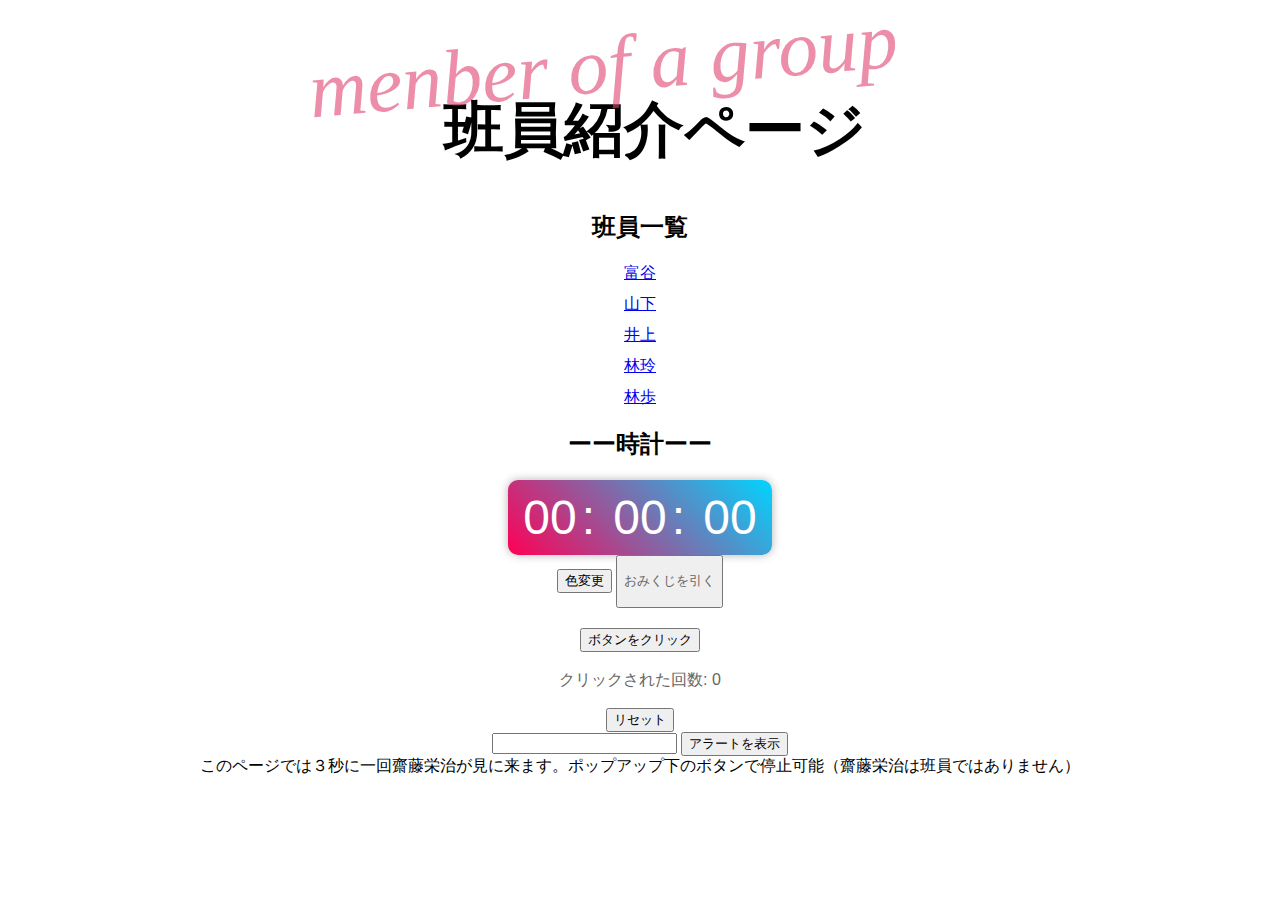
<file: index.html>
<!DOCTYPE html>
<html>
<head>
<meta charset="UTF-8">
<link rel="stylesheet" href="css/style.css">
<title>自己紹介</title>

<script>
    var count = 0;
    function incrementCount(){
        count++;
        document.getElementById('counter').textContent=count;
    }

    function resetCount() {
            event.preventDefault();
            count = 0;
            document.getElementById('counter').textContent = count;
        }
    </script>
</head>
<body class="home">
<div>
    <!-- ヘッダー -->
	<header class="">
		<h1 class="menber" data-en="menber of a group">班員紹介ページ</h1>
	</header>
    <!-- ヘッダー ここまで -->
	<!-- メイン -->
    <h2>班員一覧</h2>
		<nav class="">
            <ul>
                <li><a href="tomi.html">富谷</a></li>
                <li><a href="yamashita.html">山下</a></li>
                <li><a href="inoue.html">井上</a></li>
                <li><a href="rekuto.html">林玲</a></li>
                <li><a href="ayuki.html">林歩</a></li>
            </ul>
        </nav>
	<!-- メイン ここまで -->
<!--えいじ-->
</div>  
    <div id="myModal" class="modal">
        <div class="modal-content">
            <span class="close">&times;</span>
            <p><img src="image/human.jpg"><h1>見てるぞ・・・</h1></p>
            <button id="stopButton">齋藤停止ボタン</button>
        </div>
    </div>
<!--えいじ-->
<!--時計-->
<div>
    <h2>ーー時計ーー</h2>
      <div class="clock">
        <span id="hours">00</span>:
        <span id="minutes">00</span>:
        <span id="seconds">00</span>
      </div>
    </div>
    <!--時計-->
<!--背景-->
<button id="changeColorButton">色変更</button>
<body>
    <script src="js/randomcolor.js"></script>
</body>

<!--おみくじ-->
  <style>
    .result {
      font-size: 24px;
      font-weight: bold;
      margin-top: 20px;
    }
    #omikuji-img {
      width: 200px;
      height: 200px;
      margin: auto;
      margin-top: 20px;
      display: none;
      text-align: center;
      transition: transform 0.5s;
    }
    .shake-animation {
      animation: shake 0.5s infinite;
    }
    @keyframes shake {
      0% { transform: rotate(0deg); }
      25% { transform: rotate(10deg); }
      50% { transform: rotate(-10deg); }
      75% { transform: rotate(10deg); }
      100% { transform: rotate(0deg); }
    }
  </style>
</head>
<body>
  
  <button onclick="drawLottery()"><p>おみくじを引く</p></button>
  <div class="result" id="result"></div>
  <img id="omikuji-img" src="image/omikuji.png" alt="おみくじ">

  <script>
    function drawLottery() {
      var fortunes = [
        "大吉",
        "中吉",
        "小吉",
        "吉",
        "末吉",
        "凶",
        "大凶"
      ];

      var randomIndex = Math.floor(Math.random() * fortunes.length);
      var fortune = fortunes[randomIndex];

      var resultElement = document.getElementById("result");
      resultElement.textContent = "結果：おみくじ引き中...";

      var omikujiImg = document.getElementById("omikuji-img");
      omikujiImg.style.display = "block";
      omikujiImg.classList.add("shake-animation");

      setTimeout(function() {
        omikujiImg.classList.remove("shake-animation");
        setTimeout(function() {
          resultElement.textContent = "結果：" + fortune;
          omikujiImg.style.display = "none";
        }, 3000);
      }, 2000);
    }
</script>


<button onclick="incrementCount()">ボタンをクリック</button>
<p>クリックされた回数: <span id="counter">0</span></p>
<button onclick="resetCount()">リセット</button><br>
<input type="number" id="count">
<button onclick="showAlerts()">アラートを表示</button>

<!--背景-->
<script src="js/alert.js"></script>
<script src="js/popup.js"></script>
<script src="js/app.js"></script>
	<!-- フッター -->
	<footer class="">
		このページでは３秒に一回齋藤栄治が見に来ます。ポップアップ下のボタンで停止可能（齋藤栄治は班員ではありません）
	</footer>
	<!-- フッター ここまで -->
</body>
</html>
</file>
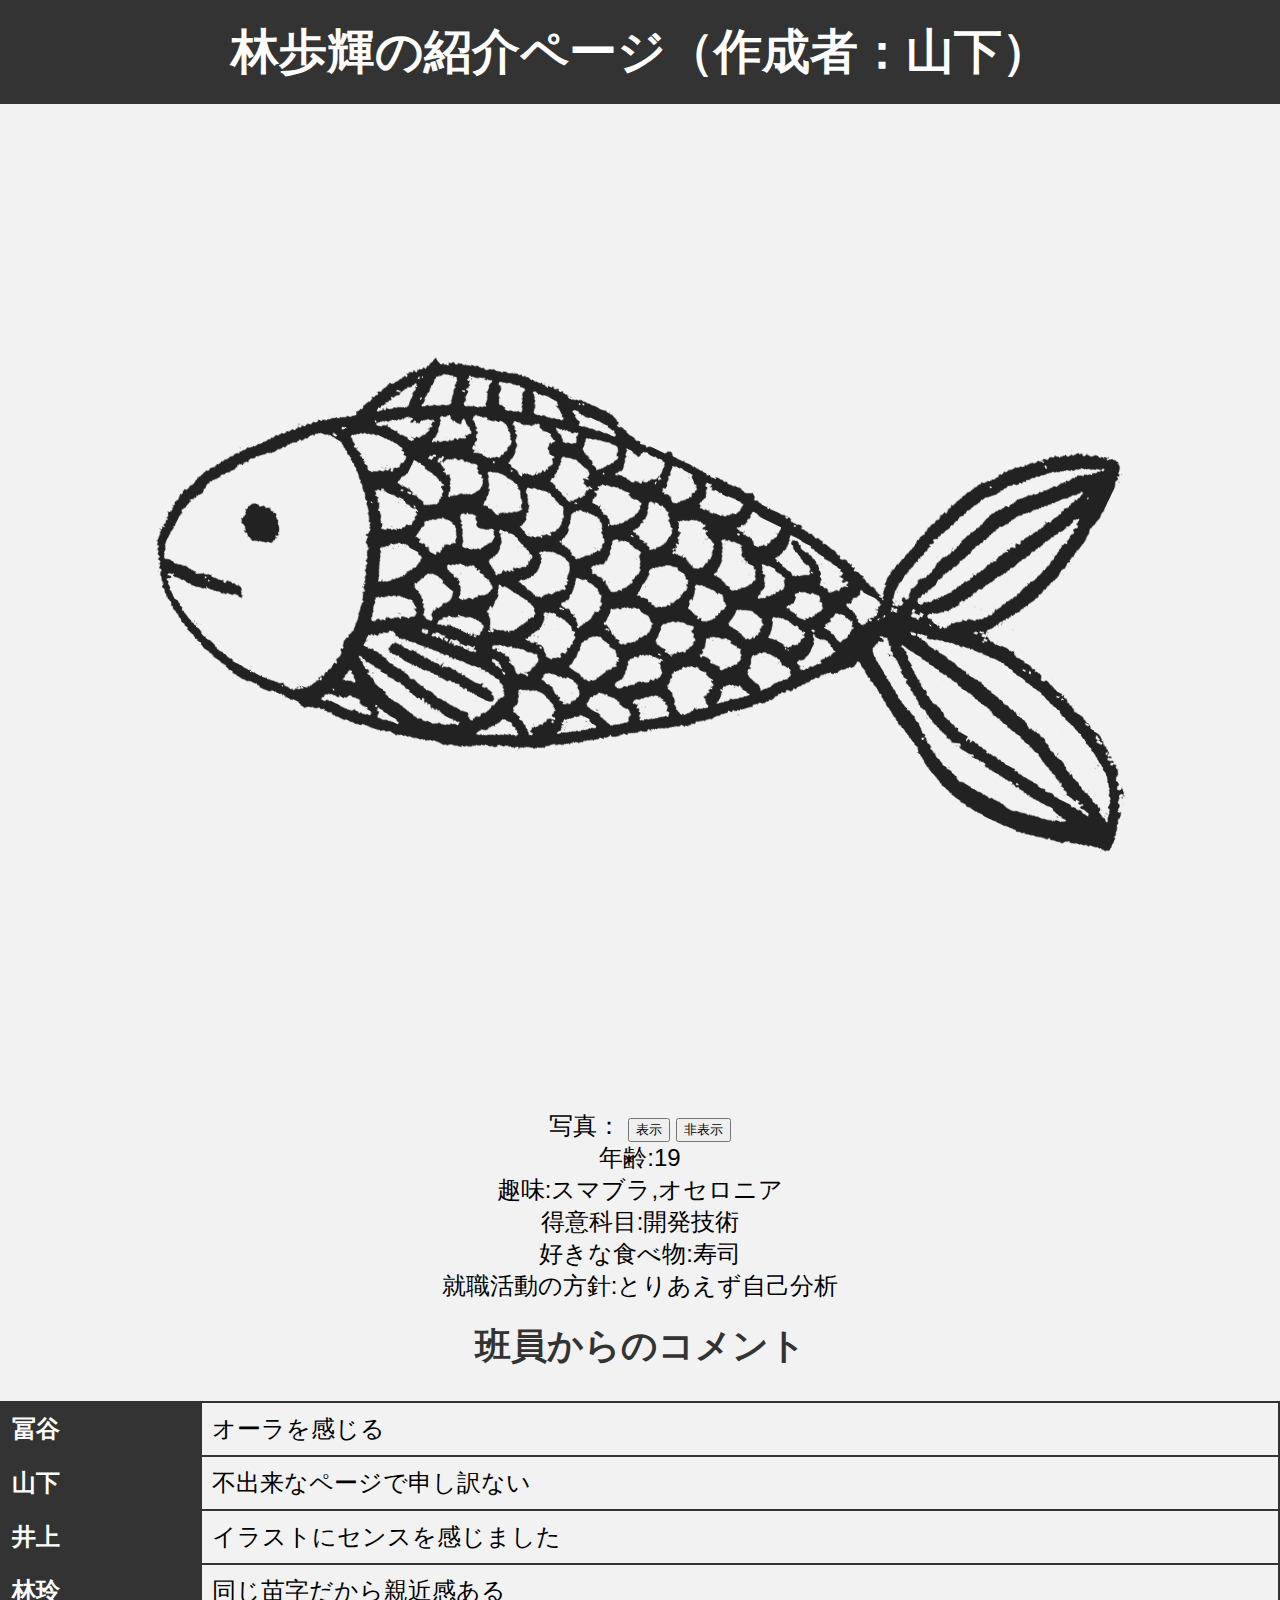
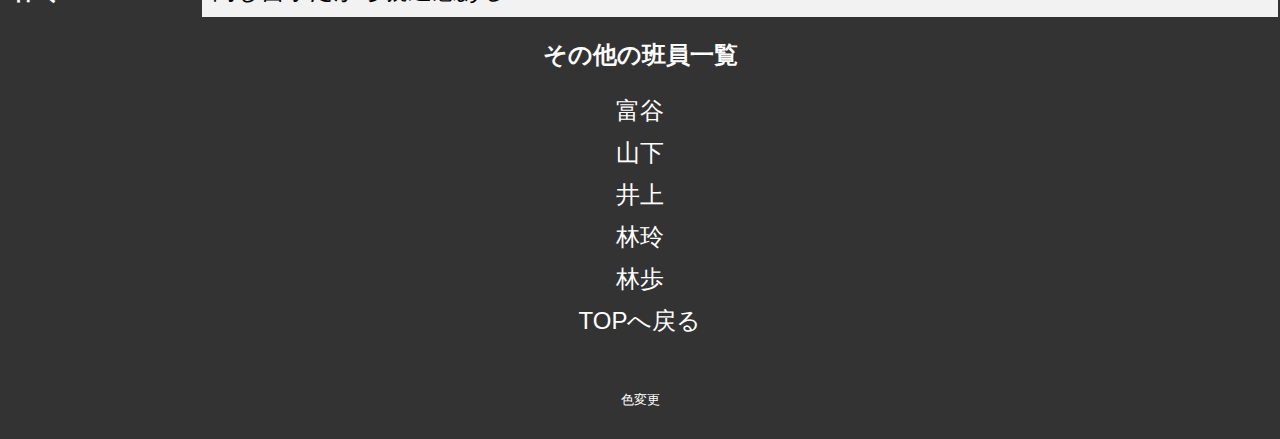
<file: ayuki.html>
<!doctype html>
<html>
<head>
<link rel="stylesheet" href="css/ayuki.css">   
    <title>
        林歩輝の紹介ページ
    </title>
</head>
<body>
    
    <header>
        <h1>林歩輝の紹介ページ（作成者：山下）</h1>
    </header>
    <div id="disp"><img src="image/ayuki.jpg"></div>
    写真：
    <input type="button" value="表示" onclick="hyoji(0)">
    <input type="button" value="非表示" onclick="hyoji(1)"><br>
    年齢:19<br>
    趣味:スマブラ,オセロニア<br>
    得意科目:開発技術<br>
    好きな食べ物:寿司<br>
    就職活動の方針:とりあえず自己分析<br>

    <h2>班員からのコメント</h2>
    <table>
        <tr>
            <th>冨谷</th>
            <td>オーラを感じる</td>
        </tr>
        <tr>
            <th>山下</th>
            <td>不出来なページで申し訳ない</td>
        </tr>
        <tr>
            <th>井上</th>
            <td>イラストにセンスを感じました</td>
        </tr>
        <tr>
            <th>林玲</th>
            <td>同じ苗字だから親近感ある</td>
        </tr>
    </table>
    
    <footer>
        <h4>その他の班員一覧</h4>
        <ul>
            <li><a href="tomi.html">富谷</a></li>
            <li><a href="yamashita.html">山下</a></li>
            <li><a href="inoue.html">井上</a></li>
            <li><a href="rekuto.html">林玲</a></li>
            <li><a href="ayuki.html">林歩</a></li>
            <li><a href="index.html">TOPへ戻る</a></li>
        </ul>
        <button id="changeColorButton">色変更</button>
        
    </footer>
    <script src="js/app.js"></script>
    <script src="js/randomcolor.js"></script>
</body>
</html>
</file>
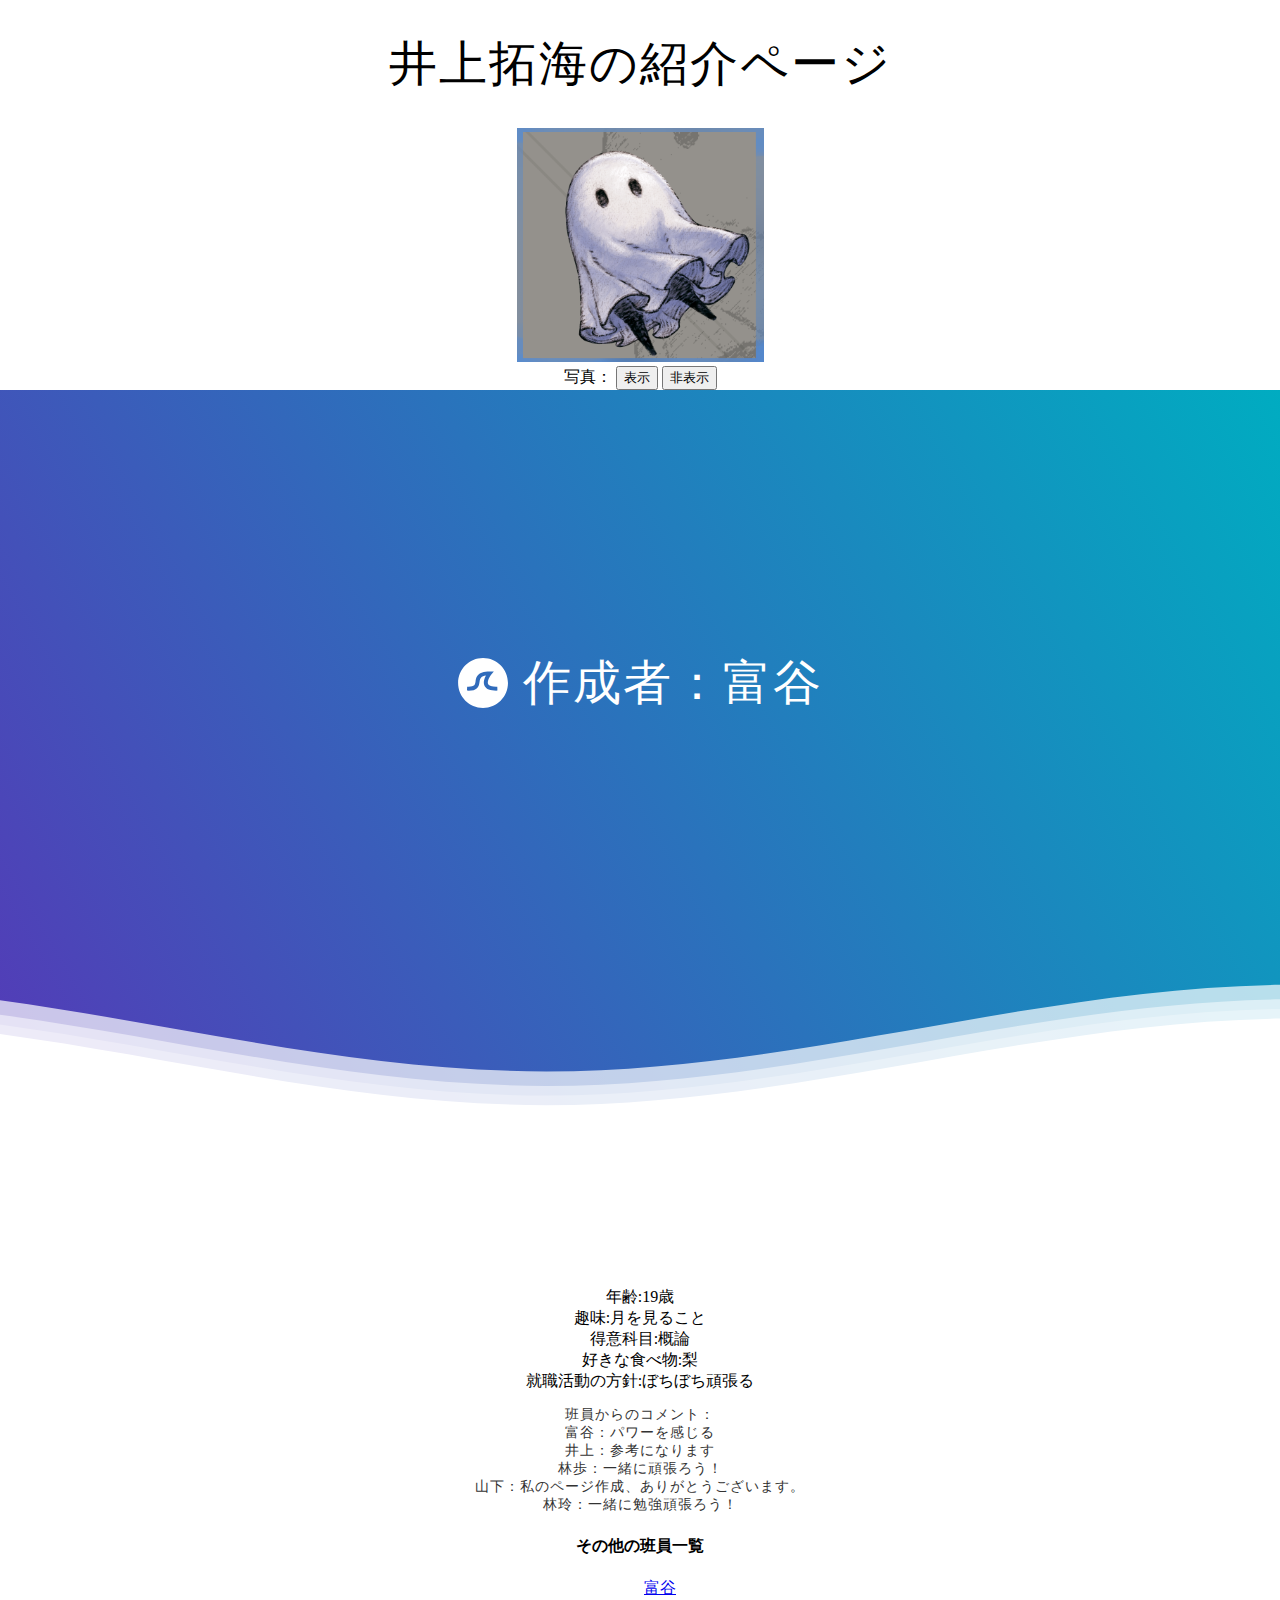
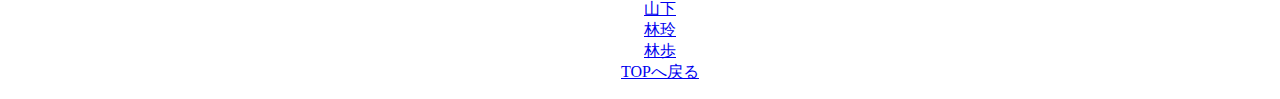
<file: inoue.html>
<!doctype html>
<html>
<head>
<meta charset="UTF-8">    
    <title>
        井上拓海の紹介ページ
    </title>
    <link rel="stylesheet" href="css/inoue.css">
</head>
<body>
    <!-- ヘッダー -->
    <header>
        <h1>井上拓海の紹介ページ</h1>
        <div id="disp"><img src="image/inoue.png"></div>
        写真：
        <input type="button" value="表示" onclick="hyoji(0)">
        <input type="button" value="非表示" onclick="hyoji(1)">
        <script>

            function hyoji(num)
            {
              if (num == 0)
              {
                document.getElementById("disp").style.display="block";
              }
              else
              {
                document.getElementById("disp").style.display="none";
              }
            }
            
            </script>
    </header>

    <div class="header">

        <!--Content before waves-->
        <div class="inner-header flex">
        <!--Just the logo.. Don't mind this-->
        <svg version="1.1" class="logo" baseProfile="tiny" id="Layer_1" xmlns="http://www.w3.org/2000/svg"
        xmlns:xlink="http://www.w3.org/1999/xlink" x="0px" y="0px" viewBox="0 0 500 500" xml:space="preserve">
        <path fill="#FFFFFF" stroke="#000000" stroke-width="10" stroke-miterlimit="10" d="M57,283" />
        <g><path fill="#fff"
        d="M250.4,0.8C112.7,0.8,1,112.4,1,250.2c0,137.7,111.7,249.4,249.4,249.4c137.7,0,249.4-111.7,249.4-249.4
        C499.8,112.4,388.1,0.8,250.4,0.8z M383.8,326.3c-62,0-101.4-14.1-117.6-46.3c-17.1-34.1-2.3-75.4,13.2-104.1
        c-22.4,3-38.4,9.2-47.8,18.3c-11.2,10.9-13.6,26.7-16.3,45c-3.1,20.8-6.6,44.4-25.3,62.4c-19.8,19.1-51.6,26.9-100.2,24.6l1.8-39.7		c35.9,1.6,59.7-2.9,70.8-13.6c8.9-8.6,11.1-22.9,13.5-39.6c6.3-42,14.8-99.4,141.4-99.4h41L333,166c-12.6,16-45.4,68.2-31.2,96.2	c9.2,18.3,41.5,25.6,91.2,24.2l1.1,39.8C390.5,326.2,387.1,326.3,383.8,326.3z" />
        </g>
        </svg>
        <h1>作成者：富谷</h1>
        </div>
        
        <!--Waves Container-->
        <div>
        <svg class="waves" xmlns="http://www.w3.org/2000/svg" xmlns:xlink="http://www.w3.org/1999/xlink"
        viewBox="0 24 150 28" preserveAspectRatio="none" shape-rendering="auto">
        <defs>
        <path id="gentle-wave" d="M-160 44c30 0 58-18 88-18s 58 18 88 18 58-18 88-18 58 18 88 18 v44h-352z" />
        </defs>
        <g class="parallax">
        <use xlink:href="#gentle-wave" x="48" y="0" fill="rgba(255,255,255,0.7" />
        <use xlink:href="#gentle-wave" x="48" y="3" fill="rgba(255,255,255,0.5)" />
        <use xlink:href="#gentle-wave" x="48" y="5" fill="rgba(255,255,255,0.3)" />
        <use xlink:href="#gentle-wave" x="48" y="7" fill="#fff" />
        </g>
        </svg>
        </div>
        <!--Waves end-->
        
        </div>
        <!--Header ends-->
        
        <!--Content starts-->
        <div class="content flex">
          
        </div>

    <!-- ヘッダー ここまで -->
    <!--メイン-->
    年齢:19歳<br>
    趣味:月を見ること<br>
    得意科目:概論<br>
    好きな食べ物:梨<br>
    就職活動の方針:ぼちぼち頑張る<br>

    <!--コメント-->
    <p>班員からのコメント：<br>
    富谷：パワーを感じる<br>
    井上：参考になります<br>
    林歩：一緒に頑張ろう！<br>
    山下：私のページ作成、ありがとうございます。<br>
    林玲：一緒に勉強頑張ろう！</p>

    <!--コメント　終わり-->
    <!--メイン　終わり-->
    <!-- フッター -->
    <footer>
        <h4 class="">その他の班員一覧</h4>
        <nav class="">
            <ul>
                <li><a href="tomi.html">富谷</a></li>
                <li><a href="yamashita.html">山下</a></li>
                <li><a href="rekuto.html">林玲</a></li>
                <li><a href="ayuki.html">林歩</a></li>
                <li><a href="index.html">TOPへ戻る</a></li>
            </ul>
        </nav>
    </footer>
    <!-- フッター ここまで -->

    

</body>
</html>
</file>
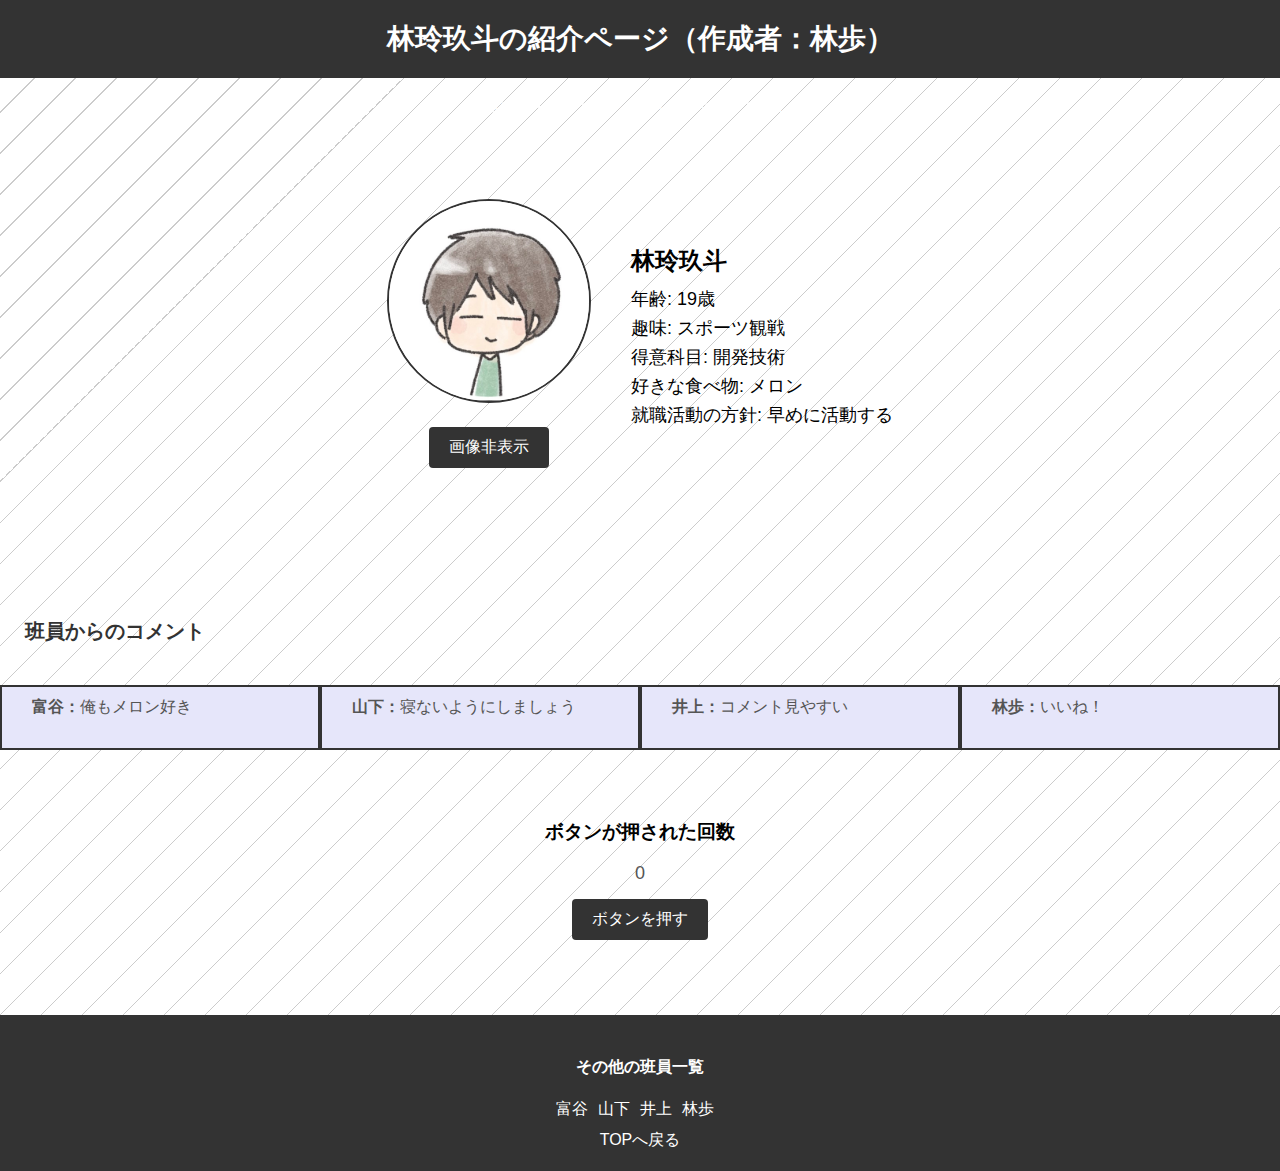
<file: rekuto.html>
<!DOCTYPE html>
<html>
<head>
    <meta charset="UTF-8">
    <script src="js/reset.js"></script>
    <link rel="stylesheet" href="css/rekuto.css">
    <title>林玲玖斗の紹介ページ</title>
</head>
<body>
    <header>
        <h1>林玲玖斗の紹介ページ（作成者：林歩）</h1>
    </header>


    <nav>
        <ul>
            <li><a href="#profile">プロフィール</a></li>
            <li><a href="#comments">コメント</a></li>
            <li><a href="#counter">カウンター</a></li>
            <li><a href="#footer">フッター</a></li>
        </ul>
    </nav>

    <main>
        <div id="profile" class="profile">
            <div class="image-container">
                
                <img id="profile-image" class="profile-image" src="image/rekuto.jpg" alt="プロフィール画像">
                <div class="toggle-button-container">
                <button id="toggle-button" onclick="toggleImage()">画像非表示</button>
            </div>
            </div>
            <div class="profile-details">
                <h2>林玲玖斗</h2>
                <p>年齢: 19歳</p>
                <p>趣味: スポーツ観戦</p>
                <p>得意科目: 開発技術</p>
                <p>好きな食べ物: メロン</p>
                <p>就職活動の方針: 早めに活動する</p>
            </div>
        </div>
    </main>

    <div id="hancomm" class="hancomm">
        <h3>班員からのコメント</h3>
    </div>
    <div id="comments" class="comments">

        <div class="comment-box">
            <div class="comment">
                <p><span class="member-name">富谷：</span>俺もメロン好き</p>
            </div>
        </div>
        <div class="comment-box">
            <div class="comment">
                <p><span class="member-name">山下：</span>寝ないようにしましょう</p>
            </div>
        </div>
        <div class="comment-box">
            <div class="comment">
                <p><span class="member-name">井上：</span>コメント見やすい</p>
            </div>
        </div>
        <div class="comment-box">
            <div class="comment">
                <p><span class="member-name">林歩：</span>いいね！</p>
            </div>
        </div>
    </div>

    <div id="counter" class="counter">
        <h3>ボタンが押された回数</h3>
        <div class="count-container">
            <p id="count">0</p>
            <div class="button-container">
                <button onclick="incrementCount()">ボタンを押す</button>
            </div>
        </div>
    </div>

    

    <!--コメント-->
    
    <!--コメント　終わり-->
    <!--メイン　終わり-->
    <!-- フッター -->
    <footer>
        <h4 class="">その他の班員一覧</h4>
        <nav class="">
            <ul>

                <li><a href="tomi.html">富谷</a></li>
                <li><a href="yamashita.html">山下</a></li>
                <li><a href="inoue.html">井上</a></li>
                <li><a href="ayuki.html">林歩</a></li>
            </ul>
        </nav>
        <div class="top-link">
            <a href="index.html">TOPへ戻る</a>
        </div>
    </footer>

    <script>
        function incrementCount() {
            var countElement = document.getElementById('count');
            var count = parseInt(countElement.innerText);
            count++;
            countElement.innerText = count;
        }

        function toggleImage() {
        var image = document.getElementById('profile-image');
        var button = document.getElementById('toggle-button');

        if (image.style.display === 'none') {
            image.style.display = 'block';
            button.textContent = '画像非表示';
        } else {
            image.style.display = 'none';
            button.textContent = '画像表示';
        }
    }
    </script>
</body>
</html>
</file>
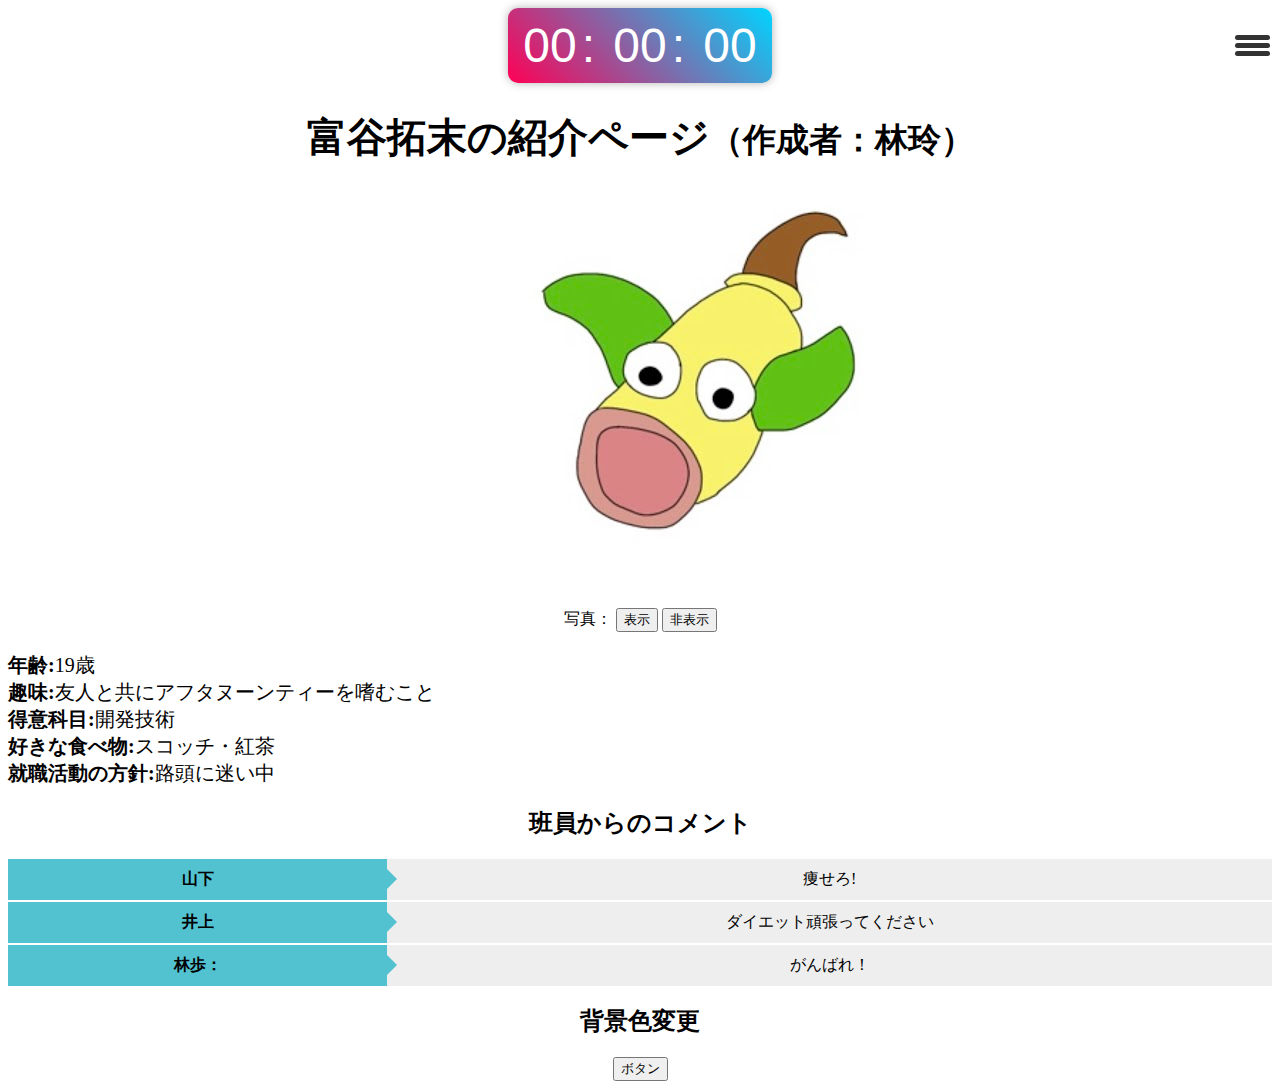
<file: tomi.html>
<!doctype html>
<html>
<head>
<meta charset="UTF-8"> 
<link rel="stylesheet" href="css/tomitani.css">   
<title>富谷拓末の紹介ページ</title>
</head>
<body>
    <!-- ヘッダー -->
    <header class="header">
        <div class="clock">
            <span id="hours">00</span>:
            <span id="minutes">00</span>:
            <span id="seconds">00</span>
          </div>
        <!-- ヘッダーロゴ -->
        
      
        <!-- ハンバーガーメニュー部分 -->
        <div class="nav">
      
          <!-- ハンバーガーメニューの表示・非表示を切り替えるチェックボックス -->
          <input id="drawer_input" class="drawer_hidden" type="checkbox">
      
          <!-- ハンバーガーアイコン -->
          <label for="drawer_input" class="drawer_open"><span></span></label>
      
          <!-- メニュー -->
          <nav class="nav_content">
            <ul class="nav_list">
                <div class="logo">その他の班員一覧</div>
                <li class="nav_item"><a href="yamashita.html">山下</a></li>
                <li class="nav_item"><a href="inoue.html">井上</a></li>
                <li class="nav_item"><a href="rekuto.html">林玲</a></li>
                <li class="nav_item"><a href="ayuki.html">林歩</a></li>
                <li class="nav_item"><a href="index.html">TOPへ戻る</a></li>
            </ul>
          </nav>
      
        </div>
	</header>
    <!-- ヘッダー ここまで -->
    <!--メイン-->
    <div class="photo">
    <h1>富谷拓末の紹介ページ<small>（作成者：林玲）</small></h1>
        <div id="disp"><img src="image/unnamed.jpg"></div>
        写真：
        <input type="button" value="表示" onclick="hyoji(0)">
        <input type="button" value="非表示" onclick="hyoji(1)">
    </div>    
    <p><b>年齢:</b>19歳<br>
    <b>趣味:</b>友人と共にアフタヌーンティーを嗜むこと<br>
    <b>得意科目:</b>開発技術<br>
    <b>好きな食べ物:</b>スコッチ・紅茶<br>
    <b>就職活動の方針:</b>路頭に迷い中</p>

    <!--コメント-->
    <h2>班員からのコメント</h2>
    <table>
        <tr>
            <th>山下</th>
            <td>痩せろ!</td>
        </tr>
        <tr>
            <th>井上</th>
            <td>ダイエット頑張ってください</td>
        </tr>
        <tr>

        <tr>
            <th>林歩：</th>

            <td>がんばれ！</td>

           
        </tr>
    </table>

    <!--背景-->
    <div class="botan">
        <h2>背景色変更</h2>
        <button id="changeColorButton">ボタン</button>
        <body>
            <script src="js/randomcolor.js"></script>
        </body>
    </div>
    <!--背景-->
    
    <!--メイン　終わり-->
    <!-- フッター -->
	<footer>
		
	</footer>
	<!-- フッター ここまで -->
<script src="js/app.js"></script>
</body>
</html>
</file>
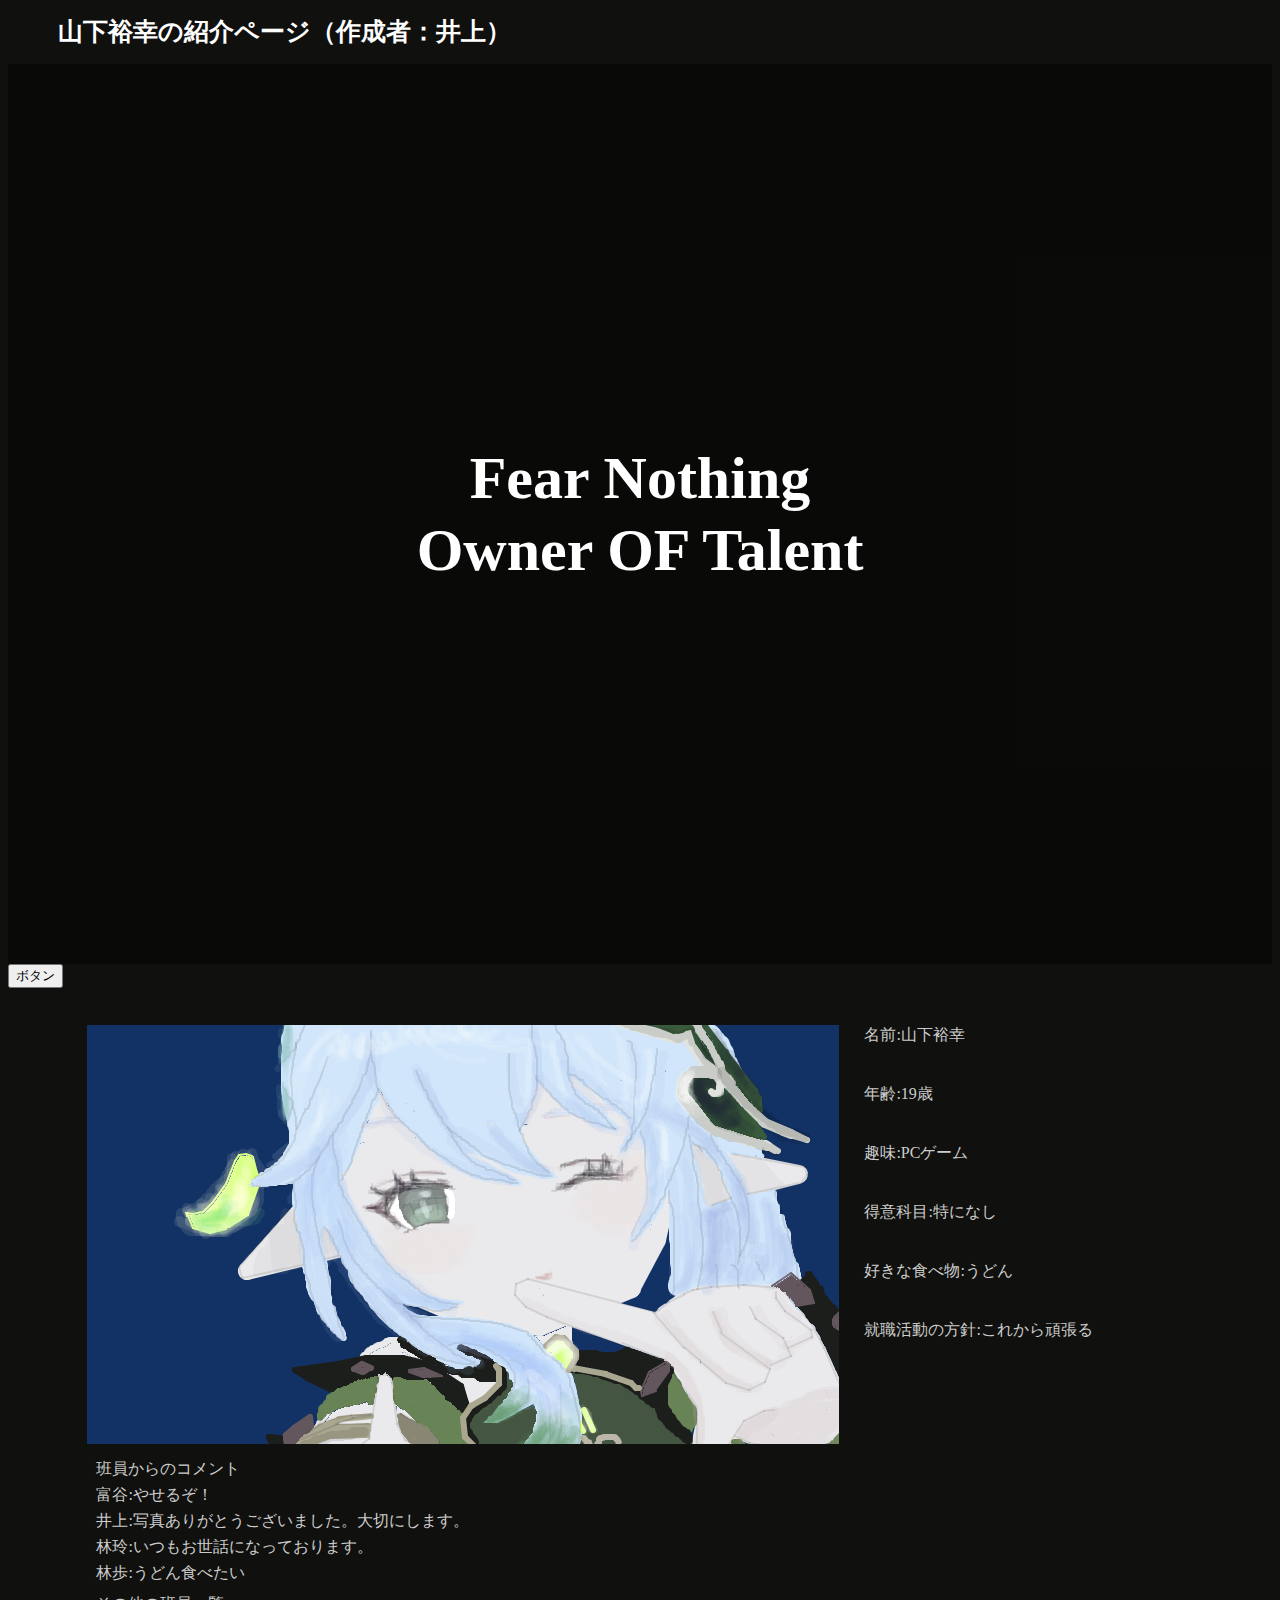
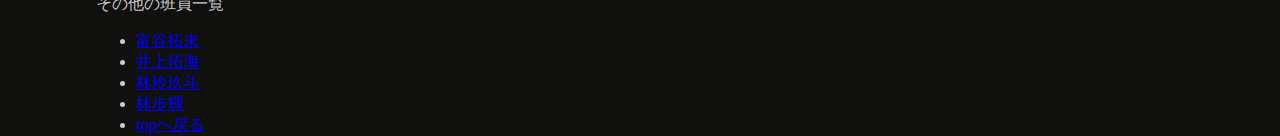
<file: yamashita.html>
<!doctype html>
<html>
<head>
<meta charset="UTF-8">
<link rel="stylesheet" href="css/yamashita.css">
<script src="https://ajax.googleapis.com/ajax/libs/jquery/3.5.1/jquery.min.js"></script>

 <title>
        山下裕幸の紹介ページ
    </title>
</head>
<body>
                   <!-- ヘッダー -->
    <header>
        <h1 class="sakuseisya">山下裕幸の紹介ページ（作成者：井上）</h1>
    </header>
               <!-- ヘッダー ここまで -->

                   <!--メイン-->
  <section class="hero">
  <div class="video-box overlay">
    <video class="video" muted autoplay loop playsinline>
      <source src="http://nowte.net/public/movie.mp4" type="video/mp4">
    </video>
  </div>
  <div class="text-box">
    <h1>Fear Nothing<br>Owner OF Talent</h1>
  </div>
</section>
	
	<script>
//初期表示は非表示
document.getElementById("p1").style.display ="none";

function clickBtn1(){
    const p1 = document.getElementById("p1");

    if(p1.style.display=="block"){
        // noneで非表示
        p1.style.display ="none";
    }else{
        // blockで表示
        p1.style.display ="block";
    }
}
</script>
<input type="button" value="ボタン" onclick="clickBtn1()" />
	
	<div class="flex">
		<div class="testIcon"><img src="image/yamashita.png" alt="" id ="p1"></div>
		
		<div>
			<table>
				<tr>
					<p class="text">名前:山下裕幸</p>
					<p class="text">年齢:19歳</p>
					<p class="text">趣味:PCゲーム</p>
					<p class="text">得意科目:特になし</p>
					<p class="text">好きな食べ物:うどん</p>
					<p class="text">就職活動の方針:これから頑張る</p>
				</tr>
			</table>	
		</div>
		
		
		</div>
	</div>
</div>	

					<!--コメント-->

					  
	<div class="menber">
		<p class="gyo">班員からのコメント</p>
					 <p class="gyo">富谷:やせるぞ！<br>
					 <p class="gyo">井上:写真ありがとうございました。大切にします。<br>
					 <p class="gyo">林玲:いつもお世話になっております。<br>
					 <p class="gyo">林歩:うどん食べたい</p>
	</div>
		
		
		</div>
	
					  <!--コメントここまで-->
					  <!--メインここまで-->			  
	<div class="menber">
		<footer>
	       <nav>
				<p>その他の班員一覧</p>
				<ul>
					<li><a href="tomi.html">富谷拓未</a></li>
					<li><a href="inoue.html">井上拓海</a></li>
					<li><a href="rekuto.html">林玲玖斗</a></li>
					<li><a href="ayuki.html">林歩輝</a></li>
					<li><a href="top.html">topへ戻る</a></li>
				</ul>
			</nav>
		</footer>
	</div>
	
		<script src="js/app.js"></script>
	</body>
</html>
</file>
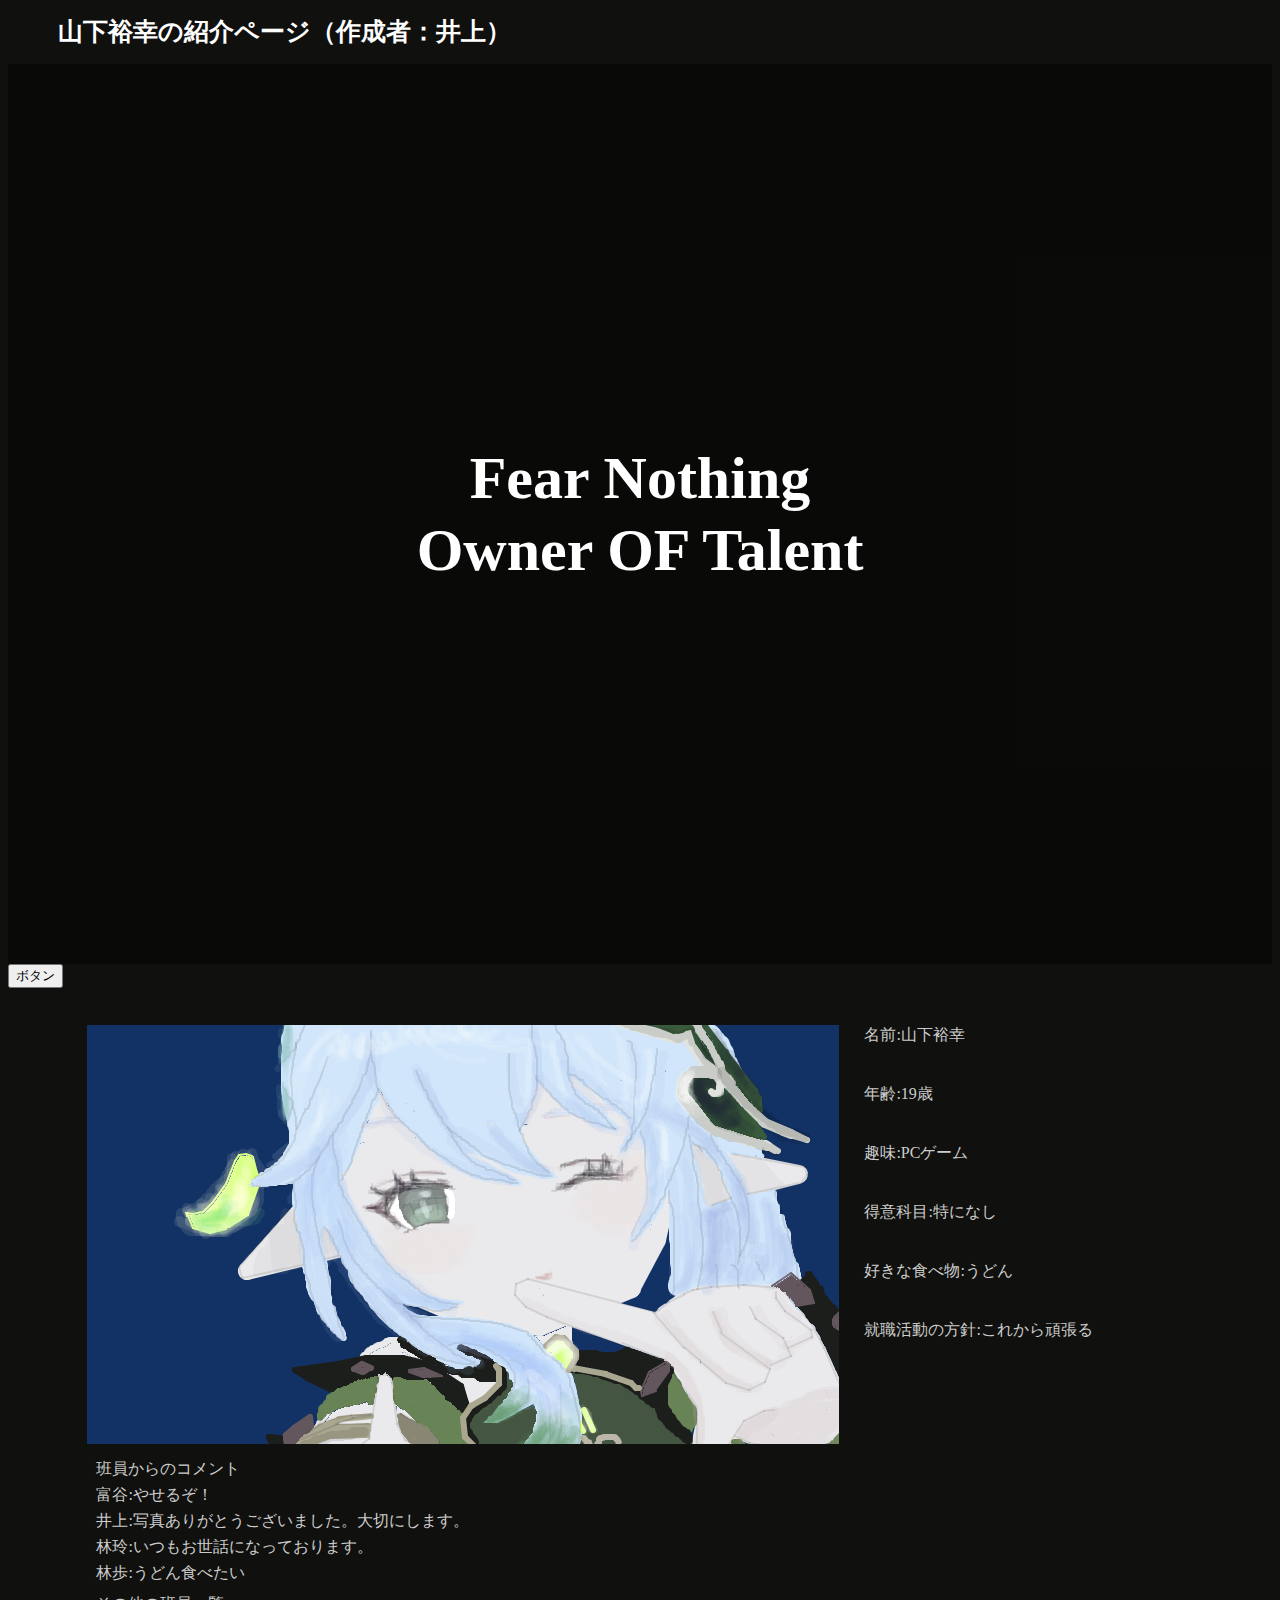
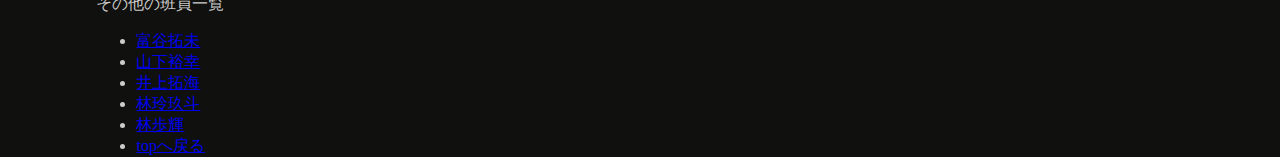
<file: yamasita.html>
<!doctype html>
<html>
<head>
<meta charset="UTF-8">
<link rel="stylesheet" href="css/yamashita.css">
<script src="https://ajax.googleapis.com/ajax/libs/jquery/3.5.1/jquery.min.js"></script>

 <title>
        山下裕幸の紹介ページ
    </title>
</head>
<body>
                   <!-- ヘッダー -->
    <header>
        <h1 class="sakuseisya">山下裕幸の紹介ページ（作成者：井上）</h1>
    </header>
               <!-- ヘッダー ここまで -->

                   <!--メイン-->
  <section class="hero">
  <div class="video-box overlay">
    <video class="video" muted autoplay loop playsinline>
      <source src="http://nowte.net/public/movie.mp4" type="video/mp4">
    </video>
  </div>
  <div class="text-box">
    <h1>Fear Nothing<br>Owner OF Talent</h1>
  </div>
</section>
	
	<script>
//初期表示は非表示
document.getElementById("p1").style.display ="none";

function clickBtn1(){
    const p1 = document.getElementById("p1");

    if(p1.style.display=="block"){
        // noneで非表示
        p1.style.display ="none";
    }else{
        // blockで表示
        p1.style.display ="block";
    }
}
</script>
<input type="button" value="ボタン" onclick="clickBtn1()" />
	
	<div class="flex">
		<div class="testIcon"><img src="image/yamashita.png" alt="" id ="p1"></div>
		
		<div>
			<table>
				<tr>
					<p class="text">名前:山下裕幸</p>
					<p class="text">年齢:19歳</p>
					<p class="text">趣味:PCゲーム</p>
					<p class="text">得意科目:特になし</p>
					<p class="text">好きな食べ物:うどん</p>
					<p class="text">就職活動の方針:これから頑張る</p>
				</tr>
			</table>	
		</div>
		
		
		</div>
	</div>
</div>	

					<!--コメント-->

					  
	<div class="menber">
		<p class="gyo">班員からのコメント</p>
					 <p class="gyo">富谷:やせるぞ！<br>
					 <p class="gyo">井上:写真ありがとうございました。大切にします。<br>
					 <p class="gyo">林玲:いつもお世話になっております。<br>
					 <p class="gyo">林歩:うどん食べたい</p>
	</div>
		
		
		</div>
	
					  <!--コメントここまで-->
					  <!--メインここまで-->			  
	<div class="menber">
		<footer>
	       <nav>
				<p>その他の班員一覧</p>
				<ul>
					<li><a href="tomi.html">富谷拓未</a></li>
					<li><a href="yamasita.html">山下裕幸</a></li>
					<li><a href="inoue.html">井上拓海</a></li>
					<li><a href="rekuto.html">林玲玖斗</a></li>
					<li><a href="ayuki.html">林歩輝</a></li>
					<li><a href="top.html">topへ戻る</a></li>
				</ul>
			</nav>
		</footer>
	</div>
	
		<script src="js/app.js"></script>
	</body>
</html>
</file>
<file: css/style.css>
/* セレクタ */
body {
    font-family: Arial, sans-serif;
    text-align: center;
}
ul {
    list-style-type: none;
    padding: 0;
}

li {
    margin-bottom: 10px;
}

h1 {
    color: #362727;
    text-align: center;
}

p {
    line-height: 1.5;
    color: #666;
}


/*班員一覧*/
.menber{
    position: relative;
    padding-top: 50px;
    padding-left: 30px;
    font-size: 60px;
    color:black;
}
.menber span {
    position: relative;
    z-index: 2;
}
.menber::before {
    content: attr(data-en);
    position: absolute;
    transform: rotate(-5deg);
    top: -20px;
    left: 300px;
    color: rgba(224,66,114,0.6);
    font-size: 80px;
    font-weight: 400;
    font-family: luxus-brut, cursive;
    font-style: italic;
}

/*ボタンの色*/
.btn {
    padding: 10px 20px;
    background: yellow;
    color: #111111;
    border-bottom: solid 5px gray;
    border-radius: 25px;
}
.btn:active {
    -webkit-transform: translateY(5px);
    transform: translateY(5px);
    border-bottom: none;
}

/* スタイルを定義する */
.modal {
    display: none;
    position: fixed;
    z-index: 1;
    left: 0;
    top: 0;
    width: 100%;
    height: 100%;
    overflow: auto;
    background-color: rgba(0, 0, 0, 0.5); /* ポップアップの背景色と透明度 */
}
    .modal {
        display: none;
        position: fixed;
        z-index: 1;
        left: 0;
        top: 0;
        width: 100%;
        height: 100%;
        overflow: auto;
        background-color: rgba(0, 0, 0, 0.5); /* ポップアップの背景色と透明度 */
    }

    .modal-content {
        background-color: #fff; /* ポップアップのコンテンツの背景色 */
        margin: 15% auto;
        padding: 20px;
        border: 1px solid #888;
        max-width: 400px;
        width: 50%;
    }
    .modal-content img {
        max-width:100%;
    }

    .close {
        color: #aaa;
        float: right;
        font-size: 28px;
        font-weight: bold;
    }

    .close:hover,
    .close:focus {
        color: black;
        text-decoration: none;
        cursor: pointer;
    }

	display: none;
	position: fixed;
	z-index: 1;
	left: 0;
	top: 0;
	width: 100%;
	height: 100%;
	overflow: auto;
	background-color: rgba(0, 0, 0, 0.5); /* ポップアップの背景色と透明度 */
}

.modal-content {
	background-color: #fff; /* ポップアップのコンテンツの背景色 */
	margin: 15% auto;
	padding: 20px;
	border: 1px solid #888;
	max-width: 400px;
	width: 50%;
}
.modal-content img {
	max-width:100%;
}

.close {
	color: #aaa;
	float: right;
	font-size: 28px;
	font-weight: bold;
}

.close:hover,
.close:focus {
	color: black;
	text-decoration: none;
	cursor: pointer;
}

.clock {
    font-family: "Helvetica Neue", Arial, sans-serif;
    font-size: 48px;
    color: #fff;
    background: linear-gradient(45deg, #ff0055, #00d4ff);
    padding: 10px;
    border-radius: 10px;
    box-shadow: 0 0 10px rgba(0, 0, 0, 0.3);
    display: inline-block;
    left: 10px;
    
  }
  
  .clock span {
    display: inline-block;
    padding: 0 5px;
  }
  
  .clock:before,
  .clock:after {
    content: "";
    display: table;
    clear: both;
  }
  
  .clock:after {
    clear: both;
  }
  
  .clock .colon {
    position: relative;
    top: -10px;
  }
  
  .clock .colon:before,
  .clock .colon:after {
    content: ":";
    position: absolute;
    font-size: 36px;
    color: #fff;
    opacity: 0.6;
  }
  
  .clock .colon:before {
    left: -20px;
  }
  
  .clock .colon:after {
    right: -20px;
  }
  
  @keyframes gradient-animation {
    0% {
      background-position: 0% 50%;
    }
    50% {
      background-position: 100% 50%;
    }
    100% {
      background-position: 0% 50%;
    }
  }
  
  .clock {
    animation: gradient-animation 5s ease infinite;
  }
</file>
<file: css/ayuki.css>
/* tomitani.css */

/* ページ全体のスタイル */
body {
    font-family: Arial, sans-serif;
    font-size: 24px;
    margin: 0;
    padding: 0px;
    background-color: #f2f2f2;
    text-align: center;
}

/* ヘッダーのスタイル */
header {
    background-color: #333;
    color: #fff;
    padding: 20px;
}

header h1 {
    margin: 0;
}

/* コンテンツのスタイル */
h2 {
    color: #333;
    margin-top: 20px;
}

table {
    border-collapse: collapse;
    width: 100%;
}
tr {
    border: solid 2px #333;
}
th, td {
    padding: 10px;
    text-align: left;
}

th {
    background-color: #333;
    color: #fff;
}

/* フッターのスタイル */
footer {
    background-color: #333;
    color: #fff;
    padding: 20px;
    text-align: center;
}

h4 {
    margin: 0;
}

ul {
    list-style-type: none;
    padding: 0;
}

li {
    margin-bottom: 10px;
}

a {
    color: #fff;
    text-decoration: none;
}

button {
    margin-top: 20px;
    padding: 10px 20px;
    background-color: #333;
    color: #fff;
    border: none;
    cursor: pointer;
}
</file>
<file: css/inoue.css>
@charset "UTF-8";
body{
    text-align: center;
    background-image:R;
}

ul{
    list-style: none;
}



@import url(//fonts.googleapis.com/css?family=Lato:300:400);

body {
  margin:0;
}

h1 {
  font-family: 'Lato', sans-serif;
  font-weight:300;
  letter-spacing: 2px;
  font-size:48px;
}
p {
  font-family: 'Lato', sans-serif;
  letter-spacing: 1px;
  font-size:14px;
  color: #333333;
}

.header {
  position:relative;
  text-align:center;
  background: linear-gradient(60deg, rgba(84,58,183,1) 0%, rgba(0,172,193,1) 100%);
  color:white;
}
.logo {
  width:50px;
  fill:white;
  padding-right:15px;
  display:inline-block;
  vertical-align: middle;
}

.inner-header {
  height:65vh;
  width:100%;
  margin: 0;
  padding: 0;
}

.flex { /*Flexbox for containers*/
  display: flex;
  justify-content: center;
  align-items: center;
  text-align: center;
}

.waves {
  position:relative;
  width: 100%;
  height:15vh;
  margin-bottom:-7px; /*Fix for safari gap*/
  min-height:100px;
  max-height:150px;
}

.content {
  position:relative;
  height:20vh;
  text-align:center;
  background-color: white;
}

/* Animation */

.parallax > use {
  animation: move-forever 25s cubic-bezier(.55,.5,.45,.5)     infinite;
}
.parallax > use:nth-child(1) {
  animation-delay: -2s;
  animation-duration: 7s;
}
.parallax > use:nth-child(2) {
  animation-delay: -3s;
  animation-duration: 10s;
}
.parallax > use:nth-child(3) {
  animation-delay: -4s;
  animation-duration: 13s;
}
.parallax > use:nth-child(4) {
  animation-delay: -5s;
  animation-duration: 20s;
}
@keyframes move-forever {
  0% {
   transform: translate3d(-90px,0,0);
  }
  100% { 
    transform: translate3d(85px,0,0);
  }
}
/*Shrinking for mobile*/
@media (max-width: 768px) {
  .waves {
    height:40px;
    min-height:40px;
  }
  .content {
    height:30vh;
  }
  h1 {
    font-size:24px;
  }
}
</file>
<file: css/rekuto.css>
@charset "UTF-8";

        body {
            font-family: 'Helvetica Neue', Arial, sans-serif;
            background: repeating-linear-gradient(
                -45deg,
                #ccc,
                #ccc 1px,
                #fff 0,
                #fff 29px
            );
            margin: 0;
            padding: 0;
        }

        
        header {
            background-color: #333;
            color: #fff;
            text-align: center;
            padding: 20px;
        }

        h1 {
            margin: 0;
            font-size: 28px;
            font-weight: bold;
        }

        nav ul {
            display: flex;
            justify-content: center;
            margin-top: 20px;
        }

        nav ul li {
            margin-right: 10px;
        }

        main {
            background-color: ;
            padding: 70px;
        }

        .profile {
            display: flex;
            align-items: center;
    		justify-content: center;
    		background-color: ;
    		margin-bottom: 50px;
    		position: relative;
        }

        .profile-image {
            width: 200px;
            height: 200px;
            border-radius: 50%;
            object-fit: cover;
            border: 2px solid #333;
            margin-bottom: 20px;
        }

        .profile-details {
            margin-left: 40px;
        }

        .profile-details h2 {
            margin: 0;
            font-size: 24px;
            font-weight: bold;
            margin-bottom: 10px;
        }

        .profile-details p {
            margin: 0;
            margin-bottom: 5px;
            font-size: 18px;
        }

        .comment {
		    margin-bottom: 10px;

		}

		.comment p {
		    margin: 5px 0;
		}

        .comments {
            margin-top: 40px;
            display: flex;
    		flex-wrap: wrap;
        }

        .comment-box {
		    flex-basis: 25%;
		    padding: 10px;
		    box-sizing: border-box;
		    border: 2px solid #333;
		     background-color: #e6e6fa;
		}

        

        .comments p {
            margin: 0;
            margin-bottom: 20px;
            margin-left: 20px;
            color: #555;
        }

        .member-name {
		    font-weight: bold;
		}

        

        .count-container {
		    flex-basis: 50%;
		    display: ;
		    align-items: center;
		    margin-bottom: 25px;
		}

		.count-container p {
		    margin-right: 10px;
		}

		.reset-container {
		    flex-basis: 50%;
		    display: flex;
    justify-content: center;
		    margin-top: 50px;
		    margin-left: 5px;
		}

		.count-container h3{
		    
		    align-items: center;
		    margin-top: 150px;
		}

        .hancomm h3 {
            font-size: 20px;
            margin-bottom: 10px;
            margin-left: 25px;
            color: #333;
        }

        .counter{
        	  display: flex;
		    flex-direction: column;
		    align-items: center;
        }

        

        .counter p {
            margin: 0;
            margin-bottom: 15px;
            font-size: 18px;
            color: #555;
            text-align: center;
             
        }

        .counter button {
            background-color: #333;
            color: #fff;
            border: none;
            padding: 10px 20px;
            font-size: 16px;
            border-radius: 4px;
            cursor: pointer;
            text-align: center;
            margin-left: 10px;
        }

        .counter button:hover {
            background-color: #555;
        }
        .toggle-button {
    
    justify-content: ;
    margin-bottom: 10px;
     position: absolute; /* 追加 */
    bottom: 0; /* 追加 */
    left: 50%; /* 追加 */
    transform: translateX(-50%); /* 追加 */
}

.button-container button {
    margin-right: 10px;
}

        .reset button {
            background-color: #333;
            color: #fff;
            border: none;
            padding: 10px 20px;
            font-size: 16px;
            border-radius: 4px;
            cursor: pointer;
            margin-right: 5px;
        }


        footer {
            background-color: #333;
            color: #fff;
            text-align: center;
            padding: 20px;
            margin-top: 50px;
        }

        ul {
            list-style-type: none;
            padding: 0;
            margin: 0;
        }

        li {
            margin-bottom: 10px;
        }

        a {
            color: #fff;
            text-decoration: none;
        }

        .image-container {
    text-align: center;
    margin-bottom: 10px;
}



#toggle-button {
    background-color: #333;
    color: #fff;
    border: none;
    padding: 10px 20px;
    font-size: 16px;
    border-radius: 4px;
    cursor: pointer;
     margin-top: 0px;
}

#toggle-button:hover {
    background-color: #555;
}

#counter.counter{
	margin-top: 50px;
}
</file>
<file: css/tomitani.css>
@charset "UTF-8";
/*すべてに適用*/
html{
    font-family: "Yu Gothic", "游ゴシック", YuGothic, "游ゴシック体";;
}

h1{
    text-align: center;
    font-size: 40px;
}
h2{
    text-align: center;
}
p{
    font-size: 20px;
}
.botan{
    text-align: center;
}
.photo{
    text-align: center;
}

.header {
    display: flex;
    justify-content: center;
    align-items: center;
    padding: 0 20px;
    position: relative;
    font-size: 30px;
  }
  
  .logo {
    font-size: 40px;
  }
  
  /* ここから下がハンバーガーメニューに関するCSS */
    
  /* チェックボックスを非表示にする */
  .drawer_hidden {
    display: none;
  }
  
  /* ハンバーガーアイコンの設置スペース */
  .drawer_open {
    display: flex;
    justify-content: center;
    align-items: center;
    position: absolute;
    right: 20px;
    z-index: 100;/* 重なり順を一番上にする */
    cursor: pointer;
  }
  
  /* ハンバーガーメニューのアイコン */
  .drawer_open span,
  .drawer_open span:before,
  .drawer_open span:after {
    content: '';
    display: block;
    height: 5px;
    width: 35px;
    border-radius: 5px;
    background: #333;
    transition: 0.5s;
    position: absolute;
  }
  
  /* 三本線の一番上の棒の位置調整 */
  .drawer_open span:before {
    bottom: 8px;
  }
  
  /* 三本線の一番下の棒の位置調整 */
  .drawer_open span:after {
    top: 8px;
  }
  
  /* アイコンがクリックされたら真ん中の線を透明にする */
  #drawer_input:checked ~ .drawer_open span {
    background: rgba(255, 255, 255, 0);
  }
  
  /* アイコンがクリックされたらアイコンが×印になように上下の線を回転 */
  #drawer_input:checked ~ .drawer_open span::before {
    bottom: 0;
    transform: rotate(45deg);
  }
  
  #drawer_input:checked ~ .drawer_open span::after {
    top: 0;
    transform: rotate(-45deg);
  }
    
  /* メニューのデザイン*/
  .nav_content {
    width: 100%;
    height: 100%;
    position: fixed;
    bottom: 100%;
    left: 0%; /* メニューを画面の外に飛ばす */
    z-index: 99;
    background: rgb(110, 110, 110);
    transition: .5s;
    text-align: center;
    padding-top: 20px;
    margin: 2em;
  }
  
  /* メニュー黒ポチを消す */
  .nav_list {
    list-style: none;
    padding: 150px;
    
  }
  
  .nav_item a {
    color: #fff;
    text-decoration: none;
    
  }
  
  /* アイコンがクリックされたらメニューを表示 */
  #drawer_input:checked ~ .nav_content {
    bottom: 0;/* メニューを画面に入れる */
    
  }
/*tokei*/


.clock {
    font-family: "Helvetica Neue", Arial, sans-serif;
    font-size: 48px;
    color: #fff;
    background: linear-gradient(45deg, #ff0055, #00d4ff);
    padding: 10px;
    border-radius: 10px;
    box-shadow: 0 0 10px rgba(0, 0, 0, 0.3);
    display: inline-block;
    left: 10px;
    
  }
  
  .clock span {
    display: inline-block;
    padding: 0 5px;
  }
  
  .clock:before,
  .clock:after {
    content: "";
    display: table;
    clear: both;
  }
  
  .clock:after {
    clear: both;
  }
  
  .clock .colon {
    position: relative;
    top: -10px;
  }
  
  .clock .colon:before,
  .clock .colon:after {
    content: ":";
    position: absolute;
    font-size: 36px;
    color: #fff;
    opacity: 0.6;
  }
  
  .clock .colon:before {
    left: -20px;
  }
  
  .clock .colon:after {
    right: -20px;
  }
  
  @keyframes gradient-animation {
    0% {
      background-position: 0% 50%;
    }
    50% {
      background-position: 100% 50%;
    }
    100% {
      background-position: 0% 50%;
    }
  }
  
  .clock {
    animation: gradient-animation 5s ease infinite;
  }

  
  
/*テーブル*/
table{
    width: 100%;
    border-collapse: collapse;
  }
  
  table tr{
    border-bottom: solid 2px white;
  }
  
  table tr:last-child{
    border-bottom: none;
  }
  
  table th{
    position: relative;
    text-align: left;
    width: 30%;
    background-color: #52c2d0;
    color: black;
    text-align: center;
    padding: 10px 0;
  }
  
  table th:after{
    display: block;
    content: "";
    width: 0px;
    height: 0px;
    position: absolute;
    top:calc(50% - 10px);
    right:-10px;
    border-left: 10px solid #52c2d0;
    border-top: 10px solid transparent;
    border-bottom: 10px solid transparent;
  }
  
  table td{
    text-align: left;
    width: 70%;
    text-align: center;
    background-color: #eee;
    padding: 10px 0;
  }
</file>
<file: css/yamashita.css>
img{
  max-width: 100%;
  height: auto;
}

.gyo{
font-size:16px;
line-height:10px;
}

body,
html {
height: 100%;
/*margin: 0 auto;*/
}

h2 {
  font-family: 'Impact';
  font-size: 55px;
  text-align: center;
  padding-left: 5%;
  padding-top: 20%;
  color: black;
}

.sakuseisya{
font-size:25px;
text-align: left;
}

.cd-fixed-bg {
  position: relative;
  min-height: 100%;
  background-size: cover;
  background-attachment: fixed;
  background-repeat: no-repeat;
  background-position: center center;
  z-index: 2;
}

.cd-fixed-bg.cd-bg-1  {
background-image: url('https://shu-naka-blog.com/wp-content/uploads/2020/03/img002.jpg');
}

.flex {
display: flex;
justify-content: center;
}

.text-container {
display: flex;
justify-content: right;
margin-right: 100px;
padding-right: 5%;
}

.testIcon {
text-align: center;
padding-right: 2%;
padding-top: 3%;
}

.code {
  width: 40%;
}

.text {
margin: 5px 0 0;
margin-right: 100px;
padding-top: 10%;
}

/* CSSアニメーションの指定 */
.Headline{
animation: SlideIn 1.6s ;
}

/* CSSアニメーションの設定 */
@keyframes SlideIn {
0% {
  opacity: 0;/*初期状態では透明に*/
  transform: translateX(64px);
}
100% {
  opacity: 1;
  transform: translateX(0);
}
}

body{
     /* 背景色指定 */
  background-color:#10100E;
  color:#cccccc;
  }

  div.imgt {
     position:absolute;
     top:1em;
     left:20em;
     padding: 0px;
  }
  p.title {
      font-family: 'Arial Black','ヒラギノ角ゴシック','Hiragino Sans','メイリオ', Meiryo,'ヒラギノ角ゴ StdN','Hiragino Kaku Gothic StdN',sans-serif;
      color: #eaf4fc;
      font-size:4em;
      line-height:80%;
      margin: 0px;
  }

  div.menu {
      position:absolute;
      top:4em;
      left:3em;
      border:1px solid;
      padding:10px;
      font-size: 2em;
      line-height:120%;
      font-family: 'Arial Black','ヒラギノ角ゴシック','Hiragino Sans','メイリオ', Meiryo,'ヒラギノ角ゴ StdN','Hiragino Kaku Gothic StdN',sans-serif;
      color:#cccccc;
      /*background-color:black;*/
  }

.hero {
position: relative;
}

/* video */

.video-box {
position: relative;
overflow: hidden;
width: 100%;
height: 100vh;
}
.video {
position: absolute;
top: 50%;
left: 50%;
min-width: 100%;
min-height: 100%;
-webkit-transform: translate(-50%, -50%);
-moz-transform: translate(-50%, -50%);
transform: translate(-50%, -50%);
}

/* overlay */

.overlay::after {
position: absolute;
top: 0;
left: 0;
display: block;
width: 100%;
height: 100%;
content: "";
background: rgba(0, 0, 0, 0.4);
}

/* text */

.text-box {
position: absolute;
top: 50%;
left: 50%;
width: 100%;
-webkit-transform: translate(-50%, -50%);
-moz-transform: translate(-50%, -50%);
transform: translate(-50%, -50%);
}

h1 {
font-family: Roboto;
font-size: 60px;
font-weight: bold;
line-height: 1.2;
padding: 0 50px;
text-align: center;
color: #fff;
}

.menber {
padding-left: 7%;
}

.slide_vertical_wrap {
position: fixed;
left: 0;
top: 0;
height: 100vh;
overflow: hidden;
}
</file>
